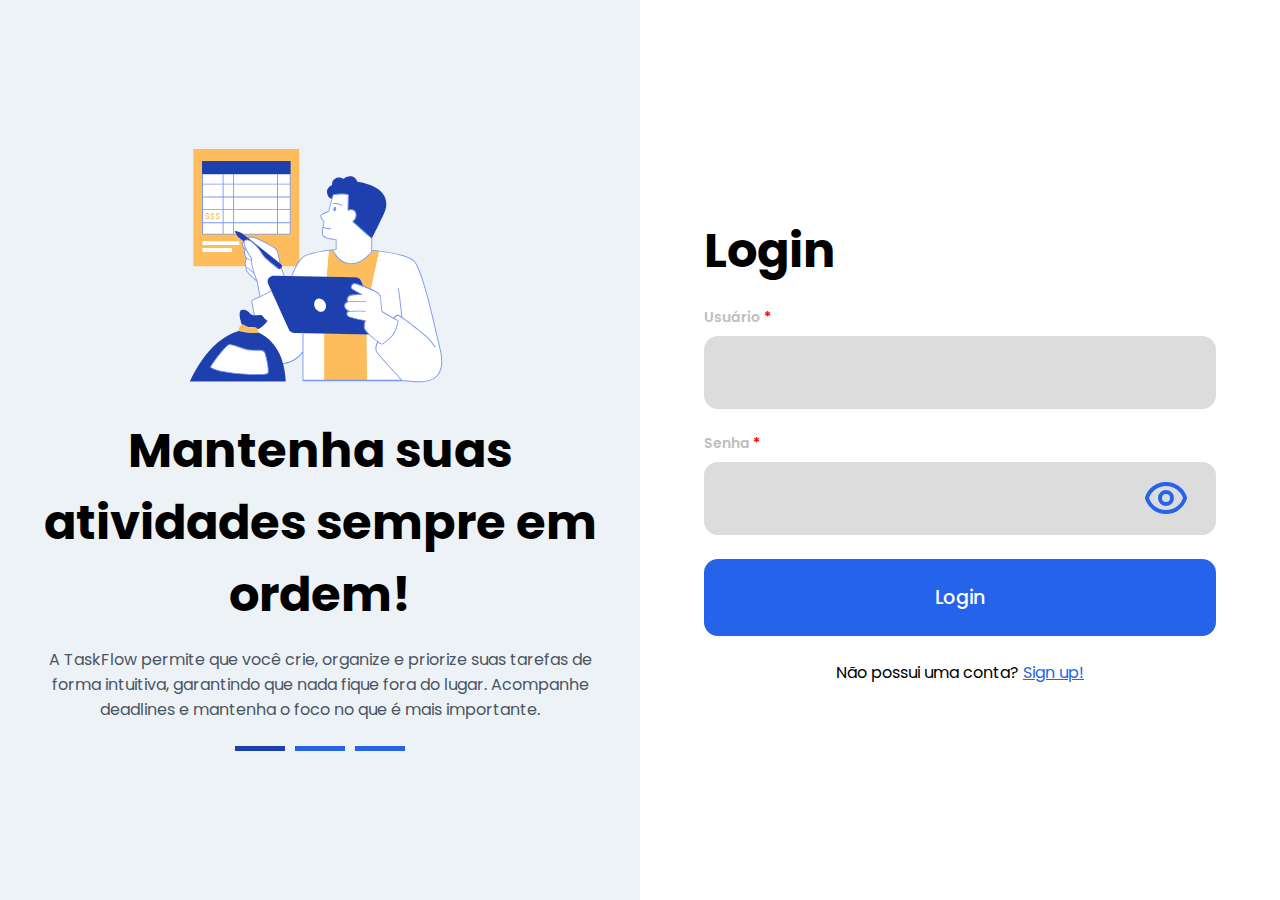
<file: html/register/login.html>
<!DOCTYPE html>
<html lang="pt">
  <head>
    <meta charset="UTF-8" />
    <link
      rel="shortcut icon"
      href="../../img/favicon.ico"
      type="image/x-icon"
    />
    <meta http-equiv="X-UA-Compatible" content="ie=edge" />
    <meta name="viewport" content="width=device-width, initial-scale=1.0" />
    <link rel="stylesheet" href="../../css/style.css" media="all" />
    <link rel="preconnect" href="https://fonts.googleapis.com" />
    <link rel="preconnect" href="https://fonts.gstatic.com" crossorigin />
    <link
      href="https://fonts.googleapis.com/css2?family=Poppins:ital,wght@0,100;0,200;0,300;0,400;0,500;0,600;0,700;0,800;0,900;1,100;1,200;1,300;1,400;1,500;1,600;1,700;1,800;1,900&display=swap"
      rel="stylesheet"
    />
    <title>Login | TaskFlow</title>
    <meta name="author" content="Enzo dos Santos Scholl" />
    <meta
      name="description"
      content="Empresa fictícia que trabalha com gerenciamento de tarefas"
    />
    <meta name="keywords" content="css, html, java, js, sql, taskflow" />
  </head>
  <body>
    <div class="main-content">
      <!-- Slides -->
      <div class="slides-section">
        <img src="../../img/register/showcase.svg" alt="Imagem demonstrativa" />
        <h2 aria-label="Mantenha suas atividades sempre em ordem!">
          Mantenha suas atividades sempre em ordem!
        </h2>
        <p
          aria-label="A TaskFlow permite que você crie, organize e priorize suas tarefas de forma intuitiva, garantindo que nada fique fora do lugar. Acompanhe deadlines e mantenha o foco no que é mais importante."
        >
          A TaskFlow permite que você crie, organize e priorize suas tarefas de
          forma intuitiva, garantindo que nada fique fora do lugar. Acompanhe
          deadlines e mantenha o foco no que é mais importante.
        </p>
        <div class="slides-controls">
          <span
            class="slide-button current"
            aria-label="Botão para passar slide"
            role="button"
            data-slide="1"
          ></span>
          <span
            class="slide-button"
            aria-label="Botão para passar slide"
            role="button"
            data-slide="2"
          ></span>
          <span
            class="slide-button"
            aria-label="Botão para passar slide"
            role="button"
            data-slide="3"
          ></span>
        </div>
      </div>
      <!-- Registro -->
      <div class="register-section">
        <h1 aria-label="Login">Login</h1>
        <form action="#" method="post">
          <div class="form-group">
            <label for="username" aria-label="Usuário"
              >Usuário <span class="required">*</span></label
            >
            <input
              type="text"
              name="username"
              id="username"
              maxlength="100"
              autocomplete="username"
              required
              aria-label="Campo para registrar seu usuário"
            />
          </div>
          <div class="form-group">
            <label for="password" aria-label="Senha"
              >Senha <span class="required">*</span></label
            >
            <div class="input-group">
              <input
                type="password"
                name="password"
                id="password"
                maxlength="100"
                autocomplete="current-password"
                required
                aria-label="Campo para registrar sua senha"
              />
              <span class="show-password" role="button"
                ><img
                  src="../../img/register/eye.svg"
                  alt="Botão para visualizar a senha"
              /></span>
            </div>
          </div>
          <button
            type="submit"
            aria-label="Botão para enviar informações do formulário"
          >
            Login
          </button>
        </form>
        <span aria-label="Seção de redirecionamento para cadastrar uma conta"
          >Não possui uma conta? <a href="signUp.html">Sign up!</a></span
        >
      </div>
    </div>
    <script src="../../js/main.js" defer></script>
  </body>
</html>
</file>
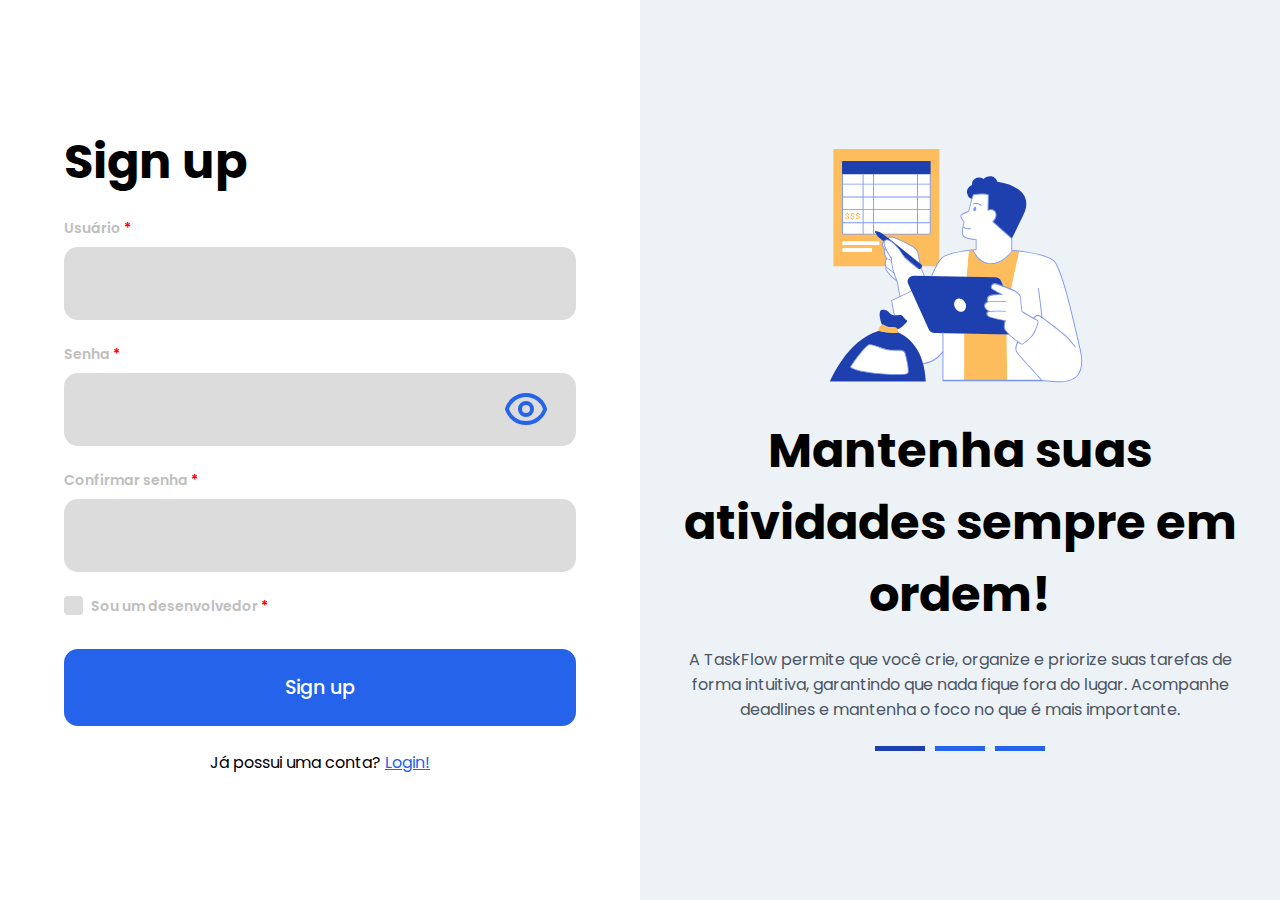
<file: html/register/signUp.html>
<!DOCTYPE html>
<html lang="pt">
  <head>
    <meta charset="UTF-8" />
    <link
      rel="shortcut icon"
      href="../../img/favicon.ico"
      type="image/x-icon"
    />
    <meta http-equiv="X-UA-Compatible" content="ie=edge" />
    <meta name="viewport" content="width=device-width, initial-scale=1.0" />
    <link rel="stylesheet" href="../../css/style.css" media="all" />
    <link rel="preconnect" href="https://fonts.googleapis.com" />
    <link rel="preconnect" href="https://fonts.gstatic.com" crossorigin />
    <link
      href="https://fonts.googleapis.com/css2?family=Poppins:ital,wght@0,100;0,200;0,300;0,400;0,500;0,600;0,700;0,800;0,900;1,100;1,200;1,300;1,400;1,500;1,600;1,700;1,800;1,900&display=swap"
      rel="stylesheet"
    />
    <title>Sign up | TaskFlow</title>
    <meta name="author" content="Enzo dos Santos Scholl" />
    <meta
      name="description"
      content="Empresa fictícia que trabalha com gerenciamento de tarefas"
    />
    <meta name="keywords" content="css, html, java, js, sql, taskflow" />
  </head>
  <body>
    <div class="main-content">
      <!-- Registro -->
      <div class="register-section">
        <h1 aria-label="Sign up">Sign up</h1>
        <form action="#" method="post">
          <div class="form-group">
            <label for="username" aria-label="Usuário"
              >Usuário <span class="required">*</span></label
            >
            <input
              type="text"
              name="username"
              id="username"
              maxlength="100"
              autocomplete="username"
              required
              aria-label="Campo para registrar seu usuário"
            />
          </div>
          <div class="form-group">
            <label for="password" aria-label="Senha"
              >Senha <span class="required">*</span></label
            >
            <div class="input-group">
              <input
                type="password"
                name="password"
                id="password"
                maxlength="100"
                autocomplete="new-password"
                required
                aria-label="Campo para registrar sua senha"
              />
              <span class="show-password" role="button"
                ><img
                  src="../../img/register/eye.svg"
                  alt="Botão para visualizar a senha"
              /></span>
            </div>
          </div>
          <div class="form-group">
            <label for="confirm-password" aria-label="Confirmar senha"
              >Confirmar senha <span class="required">*</span></label
            >
            <input
              type="password"
              name="confirm-password"
              id="confirm-password"
              maxlength="100"
              autocomplete="new-password"
              required
              aria-label="Campo para confirmar sua senha"
            />
            <span
              class="validation-error"
              aria-label="Senhas não correspondem"
              role="alert"
              aria-hidden="true"
              >Senhas não correspondem</span
            >
          </div>
          <div id="dev-group" class="form-group">
            <input
              type="checkbox"
              name="is-dev"
              id="is-dev"
              required
              aria-label="Campo para confirmar seu papel"
            />
            <label for="is-dev" aria-label="Sou um desenvolvedor"
              >Sou um desenvolvedor <span class="required">*</span></label
            >
          </div>
          <button
            type="submit"
            aria-label="Botão para enviar informações do formulário"
          >
            Sign up
          </button>
        </form>
        <span aria-label="Seção de redirecionamento para logar numa conta"
          >Já possui uma conta? <a href="login.html">Login!</a></span
        >
      </div>
      <!-- Slides -->
      <div class="slides-section">
        <img src="../../img/register/showcase.svg" alt="Imagem demonstrativa" />
        <h2 aria-label="Mantenha suas atividades sempre em ordem!">
          Mantenha suas atividades sempre em ordem!
        </h2>
        <p
          aria-label="A TaskFlow permite que você crie, organize e priorize suas tarefas de forma intuitiva, garantindo que nada fique fora do lugar. Acompanhe deadlines e mantenha o foco no que é mais importante."
        >
          A TaskFlow permite que você crie, organize e priorize suas tarefas de
          forma intuitiva, garantindo que nada fique fora do lugar. Acompanhe
          deadlines e mantenha o foco no que é mais importante.
        </p>
        <div class="slides-controls">
          <span
            class="slide-button current"
            aria-label="Botão para passar slide"
            role="button"
            data-slide="1"
          ></span>
          <span
            class="slide-button"
            aria-label="Botão para passar slide"
            role="button"
            data-slide="2"
          ></span>
          <span
            class="slide-button"
            aria-label="Botão para passar slide"
            role="button"
            data-slide="3"
          ></span>
        </div>
      </div>
    </div>
    <script src="../../js/main.js" defer></script>
  </body>
</html>
</file>
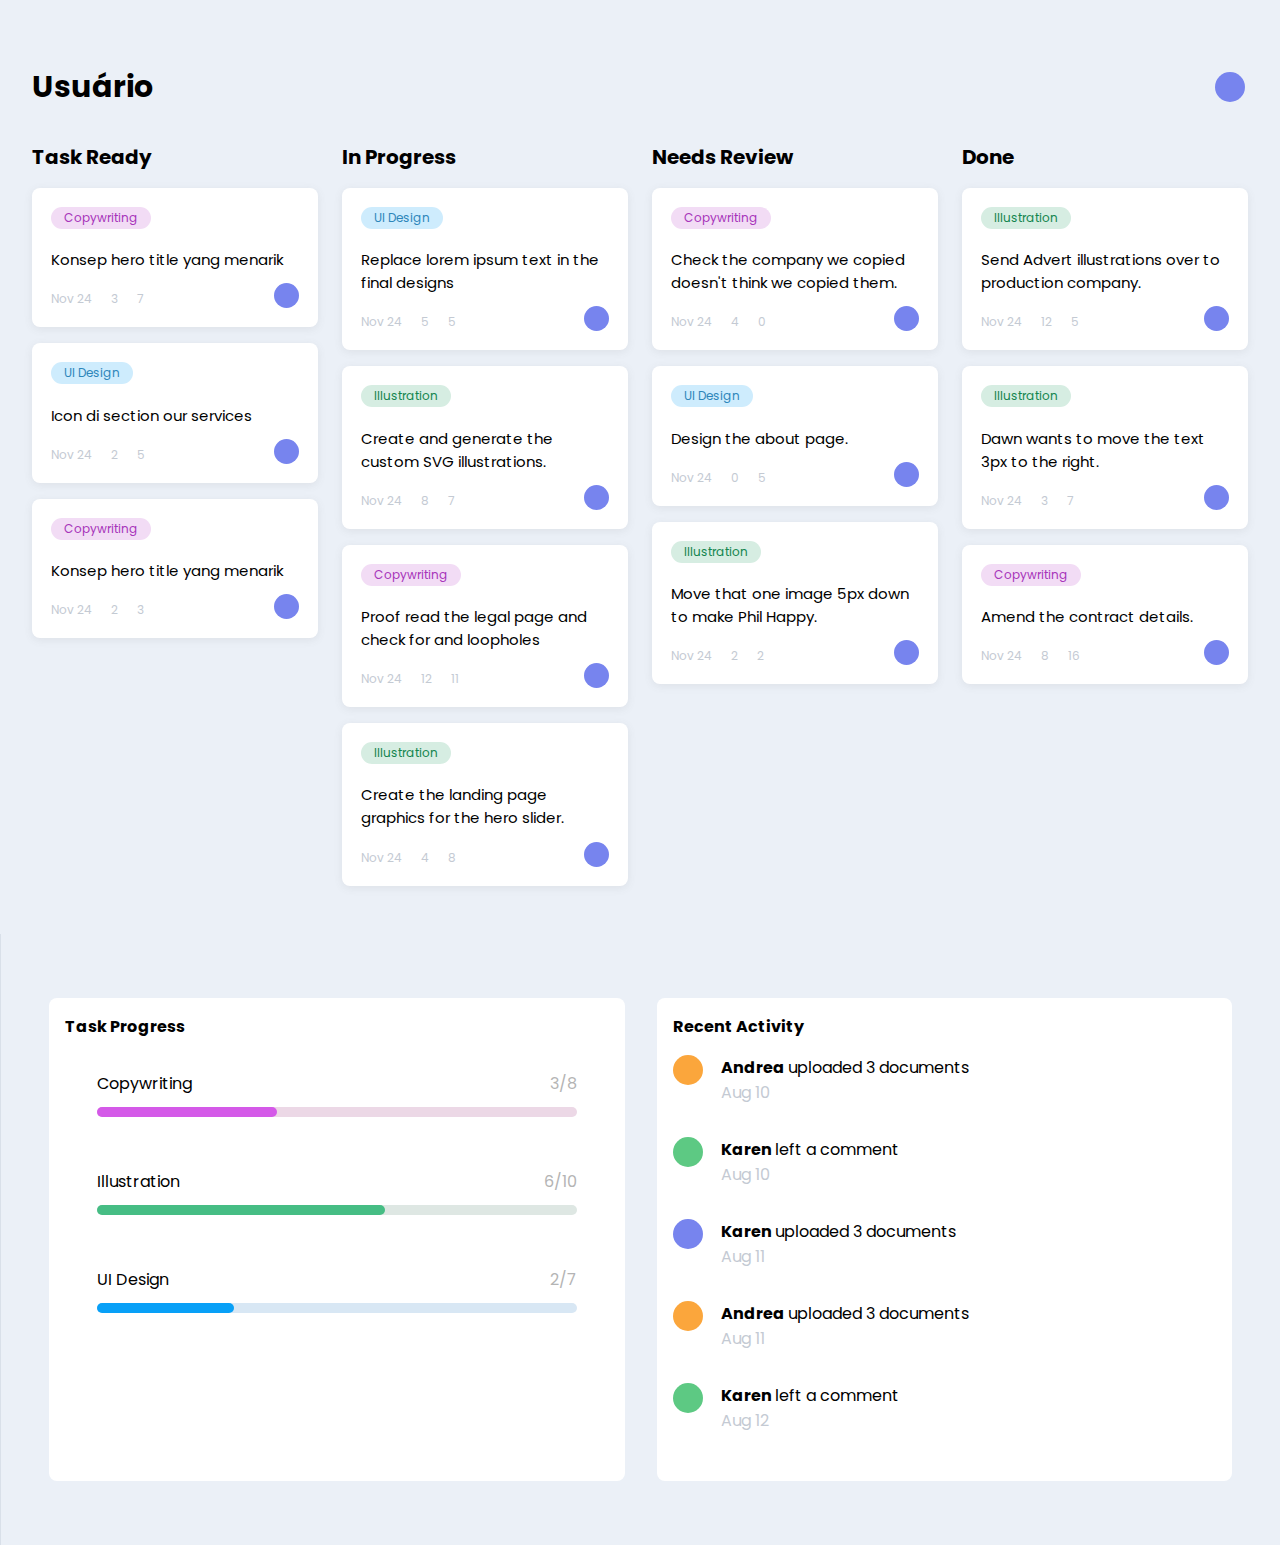
<file: html/system/user.html>
<!DOCTYPE html>
<html lang="pt">
  <head>
    <meta charset="UTF-8" />
    <link
      rel="shortcut icon"
      href="../../img/favicon.ico"
      type="image/x-icon"
    />
    <meta http-equiv="X-UA-Compatible" content="ie=edge" />
    <meta name="viewport" content="width=device-width, initial-scale=1.0" />
    <link rel="stylesheet" href="../../css/style.css" media="all" />
    <link rel="preconnect" href="https://fonts.googleapis.com" />
    <link rel="preconnect" href="https://fonts.gstatic.com" crossorigin />
    <link
      href="https://fonts.googleapis.com/css2?family=Poppins:ital,wght@0,100;0,200;0,300;0,400;0,500;0,600;0,700;0,800;0,900;1,100;1,200;1,300;1,400;1,500;1,600;1,700;1,800;1,900&display=swap"
      rel="stylesheet"
    />
    <title>Usuário | TaskFlow</title>
    <meta name="author" content="Gustavo Libório Estevão" />
    <meta
      name="description"
      content="Empresa fictícia que trabalha com gerenciamento de tarefas"
    />
    <meta name="keywords" content="css, html, java, js, sql, taskflow" />
  </head>
  <body>
    <div class='app'>
        <main class='project'>
          <div class='project-info'>
            <h1>Usuário</h1>
            <div class='project-participants'>
              <span></span> 
              </div>
          </div>
          <div class='project-tasks'>
            <div class='project-column'>
              <div class='project-column-heading'>
                <h2 class='project-column-heading__title'>Task Ready</h2><button class='project-column-heading__options'><i class="fas fa-ellipsis-h"></i></button>
              </div>
              <div class='task' draggable='true'>
                <div class='task__tags'><span class='task__tag task__tag--copyright'>Copywriting</span><button class='task__options'><i class="fas fa-ellipsis-h"></i></button></div>
                <p>Konsep hero title yang menarik</p>
                <div class='task__stats'>
                  <span><time datetime="2021-11-24T20:00:00"><i class="fas fa-flag"></i>Nov 24</time></span>
                  <span><i class="fas fa-comment"></i>3</span>
                  <span><i class="fas fa-paperclip"></i>7</span>
                  <span class='task__owner'></span>
                </div>
              </div>
              
                      <div class='task' draggable='true'>
                <div class='task__tags'><span class='task__tag task__tag--design'>UI Design</span><button class='task__options'><i class="fas fa-ellipsis-h"></i></button></div>
                <p>Icon di section our services</p>
                <div class='task__stats'>
                  <span><time datetime="2021-11-24T20:00:00"><i class="fas fa-flag"></i>Nov 24</time></span>
                  <span><i class="fas fa-comment"></i>2</span>
                  <span><i class="fas fa-paperclip"></i>5</span>
                  <span class='task__owner'></span>
                </div>
              </div>
              
                      <div class='task' draggable='true'>
                <div class='task__tags'><span class='task__tag task__tag--copyright'>Copywriting</span><button class='task__options'><i class="fas fa-ellipsis-h"></i></button></div>
                <p>Konsep hero title yang menarik</p>
                <div class='task__stats'>
                  <span><time datetime="2021-11-24T20:00:00"><i class="fas fa-flag"></i>Nov 24</time></span>
                  <span><i class="fas fa-comment"></i>2</span>
                  <span><i class="fas fa-paperclip"></i>3</span>
                  <span class='task__owner'></span>
                </div>
              </div>
            </div>
            <div class='project-column'><div class='project-column-heading'>
                <h2 class='project-column-heading__title'>In Progress</h2><button class='project-column-heading__options'><i class="fas fa-ellipsis-h"></i></button>
              </div>
                
              <div class='task' draggable='true'>
                <div class='task__tags'><span class='task__tag task__tag--design'>UI Design</span><button class='task__options'><i class="fas fa-ellipsis-h"></i></button></div>
                <p>Replace lorem ipsum text in the final designs</p>
                <div class='task__stats'>
                  <span><time datetime="2021-11-24T20:00:00"><i class="fas fa-flag"></i>Nov 24</time></span>
                  <span><i class="fas fa-comment"></i>5</span>
                  <span><i class="fas fa-paperclip"></i>5</span> 
                  <span class='task__owner'></span>
                </div>
              </div>
              
              <div class='task' draggable='true'>
                <div class='task__tags'><span class='task__tag task__tag--illustration'>Illustration</span><button class='task__options'><i class="fas fa-ellipsis-h"></i></button></div>
                <p>Create and generate the custom SVG illustrations.</p>
                <div class='task__stats'>
                  <span><time datetime="2021-11-24T20:00:00"><i class="fas fa-flag"></i>Nov 24</time></span>
                  <span><i class="fas fa-comment"></i>8</span>
                  <span><i class="fas fa-paperclip"></i>7</span>
                  <span class='task__owner'></span>
                </div>
              </div>
              
              <div class='task' draggable='true'>
                <div class='task__tags'><span class='task__tag task__tag--copyright'>Copywriting</span><button class='task__options'><i class="fas fa-ellipsis-h"></i></button></div>
                <p>Proof read the legal page and check for and loopholes</p>
                <div class='task__stats'>
                  <span><time datetime="2021-11-24T20:00:00"><i class="fas fa-flag"></i>Nov 24</time></span>
                  <span><i class="fas fa-comment"></i>12</span>
                  <span><i class="fas fa-paperclip"></i>11</span>
                  <span class='task__owner'></span>
                </div>
              </div>
              
              <div class='task' draggable='true'>
                <div class='task__tags'><span class='task__tag task__tag--illustration'>Illustration</span><button class='task__options'><i class="fas fa-ellipsis-h"></i></button></div>
                <p>Create the landing page graphics for the hero slider.</p>
                <div class='task__stats'>
                  <span><time datetime="2021-11-24T20:00:00"><i class="fas fa-flag"></i>Nov 24</time></span>
                  <span><i class="fas fa-comment"></i>4</span>
                  <span><i class="fas fa-paperclip"></i>8</span>
                  <span class='task__owner'></span>
                </div>
              </div>
              
              </div>
            <div class='project-column'><div class='project-column-heading'>
                <h2 class='project-column-heading__title'>Needs Review</h2><button class='project-column-heading__options'><i class="fas fa-ellipsis-h"></i></button>
              </div>
                
              <div class='task' draggable='true'>
                <div class='task__tags'><span class='task__tag task__tag--copyright'>Copywriting</span><button class='task__options'><i class="fas fa-ellipsis-h"></i></button></div>
                <p>Check the company we copied doesn't think we copied them.</p>
                <div class='task__stats'>
                  <span><time datetime="2021-11-24T20:00:00"><i class="fas fa-flag"></i>Nov 24</time></span>
                  <span><i class="fas fa-comment"></i>4</span>
                  <span><i class="fas fa-paperclip"></i>0</span>
                  <span class='task__owner'></span>
                </div>
              </div>
              <div class='task' draggable='true'>
                <div class='task__tags'><span class='task__tag task__tag--design'>UI Design</span><button class='task__options'><i class="fas fa-ellipsis-h"></i></button></div>
                <p>Design the about page.</p>
                <div class='task__stats'>
                  <span><time datetime="2021-11-24T20:00:00"><i class="fas fa-flag"></i>Nov 24</time></span>
                  <span><i class="fas fa-comment"></i>0</span>
                  <span><i class="fas fa-paperclip"></i>5</span>
                  <span class='task__owner'></span>
                </div>
              </div>
              <div class='task' draggable='true'>
                <div class='task__tags'><span class='task__tag task__tag--illustration'>Illustration</span><button class='task__options'><i class="fas fa-ellipsis-h"></i></button></div>
                <p>Move that one image 5px down to make Phil Happy.</p>
                <div class='task__stats'>
                  <span><time datetime="2021-11-24T20:00:00"><i class="fas fa-flag"></i>Nov 24</time></span>
                  <span><i class="fas fa-comment"></i>2</span>
                  <span><i class="fas fa-paperclip"></i>2</span>
                  <span class='task__owner'></span>
                </div>
              </div>
              </div>
            <div class='project-column'><div class='project-column-heading'>
                <h2 class='project-column-heading__title'>Done</h2><button class='project-column-heading__options'><i class="fas fa-ellipsis-h"></i></button>
              </div>
              
               <div class='task' draggable='true'>
                <div class='task__tags'><span class='task__tag task__tag--illustration'>Illustration</span><button class='task__options'><i class="fas fa-ellipsis-h"></i></button></div>
                <p>Send Advert illustrations over to production company.</p>
                <div class='task__stats'>
                  <span><time datetime="2021-11-24T20:00:00"><i class="fas fa-flag"></i>Nov 24</time></span>
                  <span><i class="fas fa-comment"></i>12</span>
                  <span><i class="fas fa-paperclip"></i>5</span>
                  <span class='task__owner'></span>
                </div>
              </div>
              
               <div class='task' draggable='true'>
                <div class='task__tags'><span class='task__tag task__tag--illustration'>Illustration</span><button class='task__options'><i class="fas fa-ellipsis-h"></i></button></div>
                <p>Dawn wants to move the text 3px to the right.</p>
                <div class='task__stats'>
                  <span><time datetime="2021-11-24T20:00:00"><i class="fas fa-flag"></i>Nov 24</time></span>
                  <span><i class="fas fa-comment"></i>3</span>
                  <span><i class="fas fa-paperclip"></i>7</span>
                  <span class='task__owner'></span>
                </div>
              </div>
              
               <div class='task' draggable='true'>
                <div class='task__tags'><span class='task__tag task__tag--copyright'>Copywriting</span><button class='task__options'><i class="fas fa-ellipsis-h"></i></button></div>
                <p>Amend the contract details.</p>
                <div class='task__stats'>
                  <span><time datetime="2021-11-24T20:00:00"><i class="fas fa-flag"></i>Nov 24</time></span>
                  <span><i class="fas fa-comment"></i>8</span>
                  <span><i class="fas fa-paperclip"></i>16</span>
                  <span class='task__owner'></span>
                </div>
              </div>
              
              </div>
            
          </div>
        </main>
        <aside class='task-details'>
          <div class='tag-progress'>
            <h2>Task Progress</h2>
            <div class='tag-progress'>
              <p>Copywriting <span>3/8</span></p>
              <progress class="progress progress--copyright" max="8" value="3"> 3 </progress>
            </div>
            <div class='tag-progress'>
              <p>Illustration <span>6/10</span></p>
              <progress class="progress progress--illustration" max="10" value="6"> 6 </progress>
            </div>
            <div class='tag-progress'>
              <p>UI Design <span>2/7</span></p>
              <progress class="progress progress--design" max="7" value="2"> 2 </progress>
            </div>
          </div>
          <div class='task-activity'>
            <h2>Recent Activity</h2>
            <ul>
              <li>
                <span class='task-icon task-icon--attachment'><i class="fas fa-paperclip"></i></span>
                <b>Andrea </b>uploaded 3 documents
                <time datetime="2021-11-24T20:00:00">Aug 10</time>
              </li>
                <li>
                    <span class='task-icon task-icon--comment'><i class="fas fa-comment"></i></span>
                <b>Karen </b> left a comment
                <time datetime="2021-11-24T20:00:00">Aug 10</time>
              </li>
               <li>
                   <span class='task-icon task-icon--edit'><i class="fas fa-pencil-alt"></i></span>
                <b>Karen </b>uploaded 3 documents
                <time datetime="2021-11-24T20:00:00">Aug 11</time>
              </li>
                <li>
                    <span class='task-icon task-icon--attachment'><i class="fas fa-paperclip"></i></span>
                <b>Andrea </b>uploaded 3 documents
                <time datetime="2021-11-24T20:00:00">Aug 11</time>
              </li>
               <li>
                   <span class='task-icon task-icon--comment'><i class="fas fa-comment"></i></span>
                <b>Karen </b> left a comment
                <time datetime="2021-11-24T20:00:00">Aug 12</time>
              </li>
            </ul>
          </div>
        </aside>
      </div>
      <script src="../../js/main.js"></script>
  </body>
</html>
</file>
<file: css/style.css>
/* Global */

* {
  scroll-behavior: smooth;
  margin: 0;
  padding: 0;
  box-sizing: border-box;
  font-family: "Poppins", sans-serif;
}

body {
  display: flex;
  flex-direction: column;
  min-height: 100vh;
}

/* Início */

.hero {
  overflow: hidden;
  display: flex;
  position: relative;
  min-height: 600px;
  background: linear-gradient(
    to right,
    rgb(232, 244, 255) 50%,
    rgb(255, 255, 255) 50%
  );
}

.hero-content {
  display: flex;
  flex-direction: column;
  justify-content: center;
  align-items: center;
  width: 50%;
  padding: 80px 40px;
  text-align: center;
}

.logo {
  margin-bottom: 40px;
  width: 120px;
}

.hero-title {
  margin-bottom: 16px;
  font-size: 48px;
  color: rgb(0, 38, 132);
}

.hero-subtitle {
  font-size: 48px;
  color: rgb(15, 82, 186);
  margin-bottom: 24px;
}

.hero-description {
  margin-bottom: 32px;
  max-width: 500px;
  font-size: 18px;
  line-height: 1.6;
  color: rgb(102, 102, 102);
}

.hero-image {
  width: 50%;
  background-image: url("/img/index/teamwork.webp");
  background-position: center;
  background-size: cover;
}

.signup-link {
  display: inline-block;
  max-width: 200px;
  padding: 16px 32px;
  border-radius: 4px;
  background-color: rgb(0, 38, 132);
  text-align: center;
  text-decoration: none;
  font-weight: bold;
  color: rgb(255, 255, 255);
  transition: background-color 0.3s ease;
}

.signup-link:hover {
  background-color: rgb(0, 28, 100);
}

.service-section {
  padding: 80px 20px;
  text-align: center;
  background: rgb(255, 255, 255);
}

.service-title {
  margin-bottom: 8px;
  font-size: 32px;
  color: rgb(15, 82, 186);
}

.service-subtitle {
  margin-bottom: 24px;
  font-size: 24px;
  font-weight: bold;
  color: rgb(0, 38, 132);
}

.service-description {
  margin: 0 auto 32px;
  max-width: 600px;
  line-height: 1.6;
  color: rgb(102, 102, 102);
}

.features-section {
  display: flex;
  gap: 40px;
  justify-content: center;
  margin-top: 60px;
  padding: 0 20px;
}

.feature {
  display: flex;
  flex-direction: column;
  align-items: center;
  max-width: 200px;
}

.feature img {
  margin-bottom: 16px;
  width: 48px;
  height: 48px;
}

.feature-text {
  text-align: center;
  font-size: 14px;
  color: rgb(102, 102, 102);
}

.text-bold {
  font-weight: bold;
}

.members-section {
  padding: 60px 20px;
  background-color: rgb(0, 179, 227);
  text-align: center;
  color: rgb(255, 255, 255);
}

.members-title {
  margin-bottom: 40px;
  font-size: 24px;
  font-weight: bold;
}

.members-grid {
  display: flex;
  gap: 40px;
  justify-content: center;
  margin: 0 auto 40px;
  max-width: 1200px;
}

.member {
  flex: 1;
  max-width: 250px;
}

.member-photo {
  margin: 0 auto 16px;
  width: 48px;
  height: 48px;
}

.member-title {
  font-size: 20px;
}

.member-subtitle {
  font-size: 18px;
  line-height: 1.5;
}

.values-section {
  padding: 60px 20px;
  background: rgb(255, 255, 255);
  text-align: center;
}

.values-title {
  margin-bottom: 8px;
  font-size: 20px;
  color: rgb(0, 38, 132);
}

.values-description {
  margin-bottom: 24px;
  color: rgb(102, 102, 102);
}

footer {
  padding: 60px 20px 40px;
  background-color: rgb(0, 38, 132);
  text-align: center;
  color: white;
}

.footer-slogan {
  margin-bottom: 40px;
  font-size: 14px;
  letter-spacing: 1px;
}

.footer-links {
  margin-bottom: 24px;
}

.footer-links a {
  margin: 0 12px;
  text-decoration: none;
  font-size: 14px;
  color: rgb(255, 255, 255);
}

.copyright {
  font-size: 12px;
  font-weight: bold;
  color: rgba(255, 255, 255, 0.8);
}

@media only screen and (max-width: 768px) {
  .hero {
    flex-direction: column;
    background: rgb(232, 244, 255);
  }

  .hero-content {
    width: 100%;
    padding: 40px 20px;
  }

  .hero-title,
  .hero-subtitle {
    font-size: 36px;
  }

  .hero-image {
    width: 100%;
    height: 300px;
  }

  .features-section {
    flex-direction: column;
    align-items: center;
  }

  .members-grid {
    flex-direction: column;
    align-items: center;
  }
}

/* Registro */

.main-content {
  display: block;
  width: 100%;
  height: 100vh;
  overflow: hidden;
}

@media only screen and (min-width: 1024px) {
  .main-content {
    display: grid;
    grid-template-columns: 1fr 1fr;
  }
}

.register-section {
  display: flex;
  flex-direction: column;
  justify-content: center;
  margin: 0 auto;
  width: 80%;
  height: 100%;
}

.register-section h1 {
  margin-bottom: 1.25rem;
  text-align: center;
  font-size: 3rem;
  font-weight: bold;
}

@media only screen and (min-width: 1024px) {
  .register-section h1 {
    text-align: left;
  }
}

.form-group {
  margin-bottom: 1.5rem;
}

.form-group label {
  display: block;
  margin-bottom: 0.5rem;
  font-size: 0.875rem;
  font-weight: 600;
  color: rgb(190, 190, 190);
}

.required {
  color: rgb(255, 0, 0);
}

.form-group [type="text"],
[type="password"] {
  width: 100%;
  padding: 1.5rem;
  outline: none;
  border: none;
  border-radius: 0.875rem;
  background-color: rgb(220, 220, 220);
  font-size: 1rem;
  font-weight: 600;
  transition: background-color 0.3s ease;
}

.form-group [type="text"]:hover,
[type="password"]:hover {
  outline: 2px solid rgb(37, 99, 235) !important;
  background-color: rgb(200, 200, 200);
}

.form-group [type="text"]:focus,
[type="password"]:focus {
  outline: 2px solid rgb(37, 99, 235) !important;
  background-color: rgb(200, 200, 200);
}

.input-group {
  position: relative;
}

.show-password {
  position: absolute;
  top: 17%;
  right: 5%;
  cursor: pointer;
}

.show-password img {
  width: 3rem;
  transition: 0.3s ease-in-out;
}

.validation-error {
  display: none;
  margin-top: 0.5rem;
  text-align: left !important;
  font-size: 0.785rem;
  font-weight: 600;
  color: rgb(255, 0, 0);
}

#dev-group {
  display: flex;
}

#dev-group input {
  position: relative;
  width: 1.2rem;
  height: 1.2rem;
  appearance: none;
  border-radius: 0.25rem;
  background-color: rgb(220, 220, 220);
  cursor: pointer;
}

#dev-group input:hover {
  outline: 2px solid rgb(37, 99, 235);
  background-color: rgb(200, 200, 200);
}

#dev-group input:checked::before {
  position: absolute;
  top: 0;
  right: 0;
  bottom: 0;
  left: 0;
  content: "\2713";
  text-align: center;
  font-weight: 600;
  color: rgb(255, 255, 255);
}

#dev-group input:checked {
  background-color: rgb(37, 99, 235);
}

#dev-group input:checked:hover {
  outline: 2px solid rgb(200, 200, 200);
  background-color: rgb(30, 64, 175);
}

#dev-group label {
  margin-left: 0.5rem;
}

.register-section a {
  color: rgb(37, 99, 235);
  transition: color 0.3s ease;
}

.register-section a:hover {
  color: rgb(30, 64, 175);
}

.register-section button {
  margin-bottom: 1.5rem;
  width: 100%;
  padding: 1.5rem;
  border: none;
  border-radius: 0.875rem;
  background-color: rgb(37, 99, 235);
  font-size: 1.2rem;
  font-weight: 500;
  color: rgb(255, 255, 255);
  cursor: pointer;
  transition: background-color 0.3s ease;
}

.register-section button:hover {
  background-color: rgb(30, 64, 175);
}

.register-section span {
  text-align: center;
}

.slides-section {
  display: none;
}

@media only screen and (min-width: 1024px) {
  .slides-section {
    display: flex;
    flex-direction: column;
    justify-content: center;
    align-items: center;
    padding: 0 2rem;
    width: 100%;
    height: 100%;
    background-color: rgb(237, 242, 247);
  }
}

.slides-section img {
  margin-bottom: 1.5rem;
  width: 45%;
}

.slides-section h2 {
  margin-bottom: 1rem;
  text-align: center;
  font-size: 3rem;
  font-weight: bold;
}

.slides-section p {
  text-align: center;
  color: rgb(75, 85, 99);
}

.slides-section img,
h2,
p {
  transition: opacity 0.3s ease-in-out;
}

.slides-controls {
  display: flex;
  gap: 10px;
}

.slide-button {
  margin-top: 1.5rem;
  width: 50px;
  height: 5px;
  background-color: rgb(37, 99, 235);
  cursor: pointer;
  transition: background-color 0.3s ease;
}

.slide-button:hover {
  background-color: rgb(30, 64, 175);
}

.current {
  background-color: rgb(30, 64, 175);
}

/* Sistema */

:root {
  --bg: #ebf0f7;
  --header: #fbf4f6;
  --text: #2e2e2f;
  --white: #ffffff;
  --light-grey: #c4cad3;
  --tag-1: #ceecfd;
  --tag-1-text: #2e87ba;
  --tag-2: #d6ede2;
  --tag-2-text: #13854e;
  --tag-3: #ceecfd;
  --tag-3-text: #2d86ba;
  --tag-4: #f2dcf5;
  --tag-4-text: #a734ba;
  --purple: #7784ee;
}

.app {
  background-color: var(--bg);
  width: 100%;
  min-height: 100vh;
}

h1 {
  font-size: 30px;
}

.project {
  padding: 2rem;
  max-width: 75%;
  width: 100%;
  display: inline-block;
}

.project-info {
  padding: 2rem 0;
  display: flex;
  width: 100%;
  justify-content: space-between;
  align-items: center;
}

.project-participants {
  display: flex;
  align-items: center;
}

.project-participants span,
.project-participants__add {
  width: 30px;
  height: 30px;
  display: inline-block;
  background: var(--purple);
  border-radius: 100rem;
  margin: 0 0.2rem;
}

.project-participants__add {
  background: transparent;
  border: 1px dashed rgb(150, 150, 150);
  font-size: 0;
  cursor: pointer;
  position: relative;
}

.project-participants__add:after {
  content: "+";
  font-size: 15px;
  color: rgb(150, 150, 150);
}

.project-tasks {
  display: grid;
  grid-template-columns: repeat(4, 1fr);
  width: 100%;
  grid-column-gap: 1.5rem;
}

.project-column-heading {
  margin-bottom: 1rem;
  display: flex;
  align-items: center;
  justify-content: space-between;
}

.project-column-heading__title {
  font-size: 20px;
}

.project-column-heading__options {
  background: transparent;
  color: var(--light-grey);
  font-size: 18px;
  border: 0;
  cursor: pointer;
}

.task {
  cursor: move;
  background-color: var(--white);
  padding: 1rem;
  border-radius: 8px;
  width: 100%;
  box-shadow: rgba(99, 99, 99, 0.1) 0px 2px 8px 0px;
  margin-bottom: 1rem;
  border: 3px dashed transparent;
}

.task:hover {
  box-shadow: rgba(99, 99, 99, 0.3) 0px 2px 8px 0px;
  border-color: rgba(162, 179, 207, 0.2) !important;
}

.task p {
  font-size: 15px;
  margin: 1.2rem 0;
}

.task__tag {
  border-radius: 100px;
  padding: 2px 13px;
  font-size: 12px;
}

.task__tag--copyright {
  color: var(--tag-4-text);
  background-color: var(--tag-4);
}

.task__tag--design {
  color: var(--tag-3-text);
  background-color: var(--tag-3);
}

.task__tag--illustration {
  color: var(--tag-2-text);
  background-color: var(--tag-2);
}

.task__tags {
  width: 100%;
  display: flex;
  align-items: center;
  justify-content: space-between;
}

.task__options {
  background: transparent;
  border: 0;
  color: var(--light-grey);
  font-size: 17px;
}

.task__stats {
  position: relative;
  width: 100%;
  color: var(--light-grey);
  font-size: 12px;
}

.task__stats span:not(:last-of-type) {
  margin-right: 1rem;
}

.task__stats svg {
  margin-right: 5px;
}

.task__owner {
  width: 25px;
  height: 25px;
  border-radius: 100rem;
  background: var(--purple);
  position: absolute;
  display: inline-block;
  right: 0;
  bottom: 0;
}

.task-hover {
  border: 3px dashed var(--light-grey) !important;
}

.task-details {
  width: 24%;
  border-left: 1px solid #d9e0e9;
  display: inline-block;
  height: 100%;
  vertical-align: top;
  padding: 3rem 2rem;
}

.tag-progress {
  margin: 1.5rem 0;
}

.tag-progress h2 {
  font-size: 16px;
  margin-bottom: 1rem;
}

.tag-progress p {
  display: flex;
  width: 100%;
  justify-content: space-between;
}

.tag-progress p span {
  color: rgb(180, 180, 180);
}

.progress {
  width: 100%;
  -webkit-appearance: none;
  appearance: none;
  border: none;
  border-radius: 10px;
  height: 10px;
}

.progress::-webkit-progress-bar,
.progress::-webkit-progress-value {
  border-radius: 10px;
}

.progress--copyright::-webkit-progress-bar {
  background-color: #ecd8e6;
}

.progress--copyright::-webkit-progress-value {
  background: #d459e8;
}

.progress--illustration::-webkit-progress-bar {
  background-color: #dee7e3;
}

.progress--illustration::-webkit-progress-value {
  background-color: #46bd84;
}

.progress--design::-webkit-progress-bar {
  background-color: #d8e7f4;
}

.progress--design::-webkit-progress-value {
  background-color: #08a0f7;
}

.task-activity h2 {
  font-size: 16px;
  margin-bottom: 1rem;
}

.task-activity li {
  list-style: none;
  margin: 1rem 0;
  padding: 0rem 1rem 1rem 3rem;
  position: relative;
}

.task-activity time {
  display: block;
  color: var(--light-grey);
}

.task-icon {
  width: 30px;
  height: 30px;
  border-radius: 100rem;
  position: absolute;
  top: 0;
  left: 0;
  display: flex;
  align-items: center;
  justify-content: center;
}

.task-icon svg {
  font-size: 12px;
  color: var(--white);
}

.task-icon--attachment {
  background-color: #fba63c;
}

.task-icon--comment {
  background-color: #5dc983;
}

.task-icon--edit {
  background-color: #7784ee;
}

@media only screen and (max-width: 1300px) {
  .project {
    max-width: 100%;
  }

  .task-details {
    width: 100%;
    display: flex;
  }

  .tag-progress,
  .task-activity {
    flex-basis: 50%;
    background: var(--white);
    padding: 1rem;
    border-radius: 8px;
    margin: 1rem;
  }
}

@media only screen and (max-width: 1000px) {
  .project-column:nth-child(2),
  .project-column:nth-child(3) {
    display: none;
  }

  .project-tasks {
    grid-template-columns: 1fr 1fr;
  }
}

@media only screen and (max-width: 600px) {
  .project-column:nth-child(4) {
    display: none;
  }

  .project-tasks {
    grid-template-columns: 1fr;
  }

  .task-details {
    flex-wrap: wrap;
    padding: 3rem 1rem;
  }

  .tag-progress,
  .task-activity {
    flex-basis: 100%;
  }

  h1 {
    font-size: 25px;
  }
}
</file>
